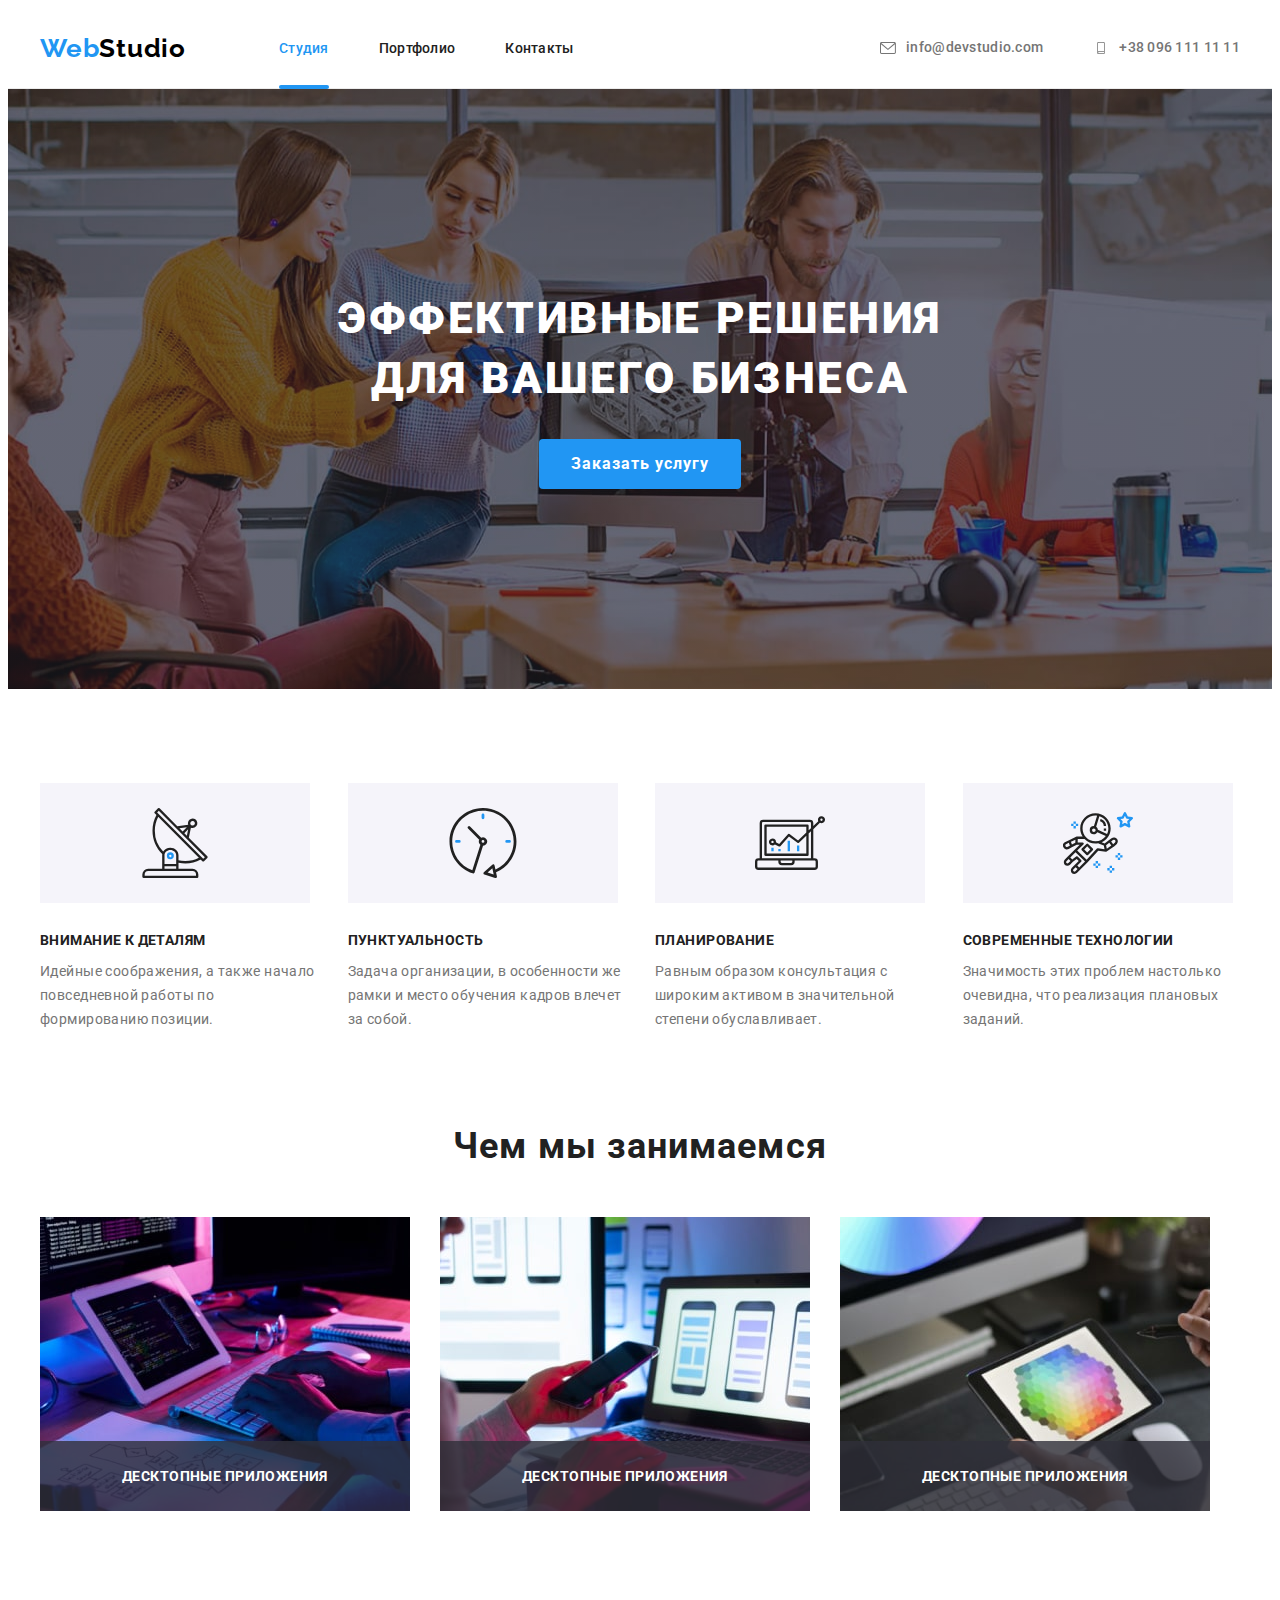
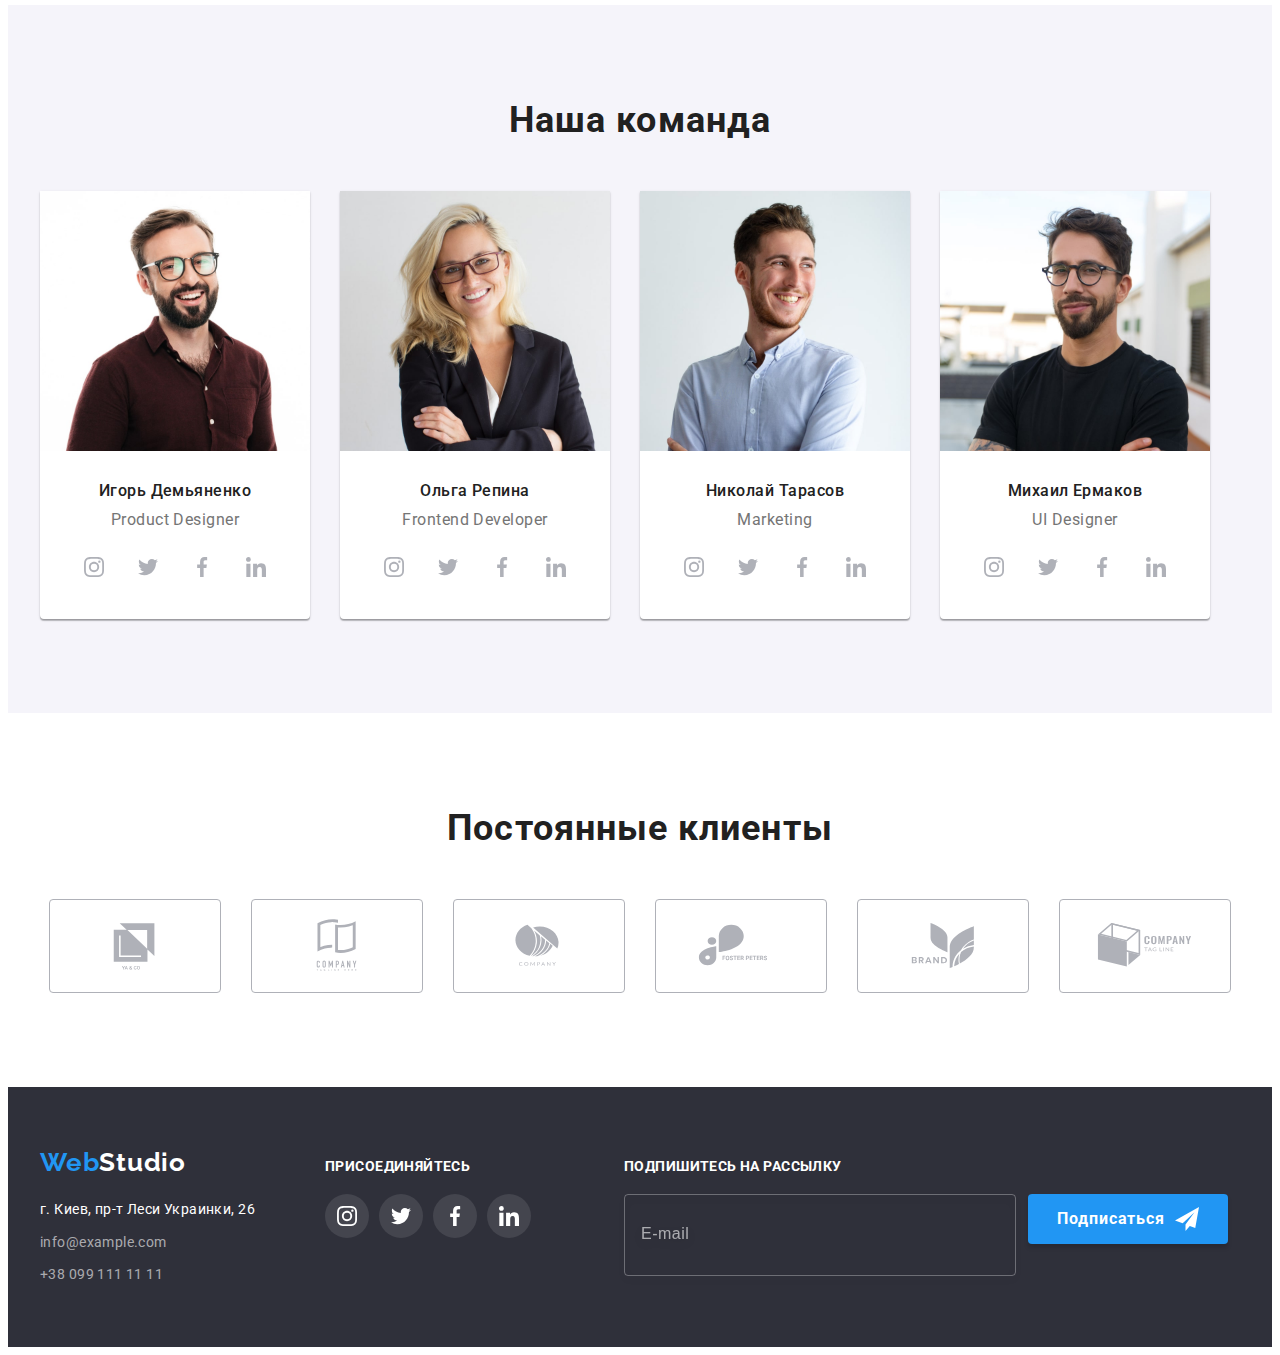
<file: index.html>
<!DOCTYPE html>
<html lang="ru">
  <head>
    <meta charset="UTF-8" />
    <meta http-equiv="X-UA-Compatible" content="IE=edge" />
    <meta name="viewport" content="width=device-width, initial-scale=1.0" />
    <title>Document</title>
    <link rel="preconnect" href="https://fonts.googleapis.com" />
    <link rel="preconnect" href="https://fonts.gstatic.com" crossorigin />
    <link
      href="https://fonts.googleapis.com/css2?family=Raleway:wght@700&family=Roboto:wght@400;500;700;900&display=swap"
      rel="stylesheet"
    />
    <link
      rel="stylesheet"
      href="https://cdnjs.cloudflare.com/ajax/libs/modern-normalize/1.1.0/modern-normalize.min.css"
      integrity="sha512-wpPYUAdjBVSE4KJnH1VR1HeZfpl1ub8YT/NKx4PuQ5NmX2tKuGu6U/JRp5y+Y8XG2tV+wKQpNHVUX03MfMFn9Q=="
      crossorigin="anonymous"
      referrerpolicy="no-referrer"
    />
    <link rel="stylesheet" href="./css/styles.css" />
  </head>

  <body>
    <header class="header">
      <div class="container header-container">
        <nav class="header-nav">
          <a href="./index.html" class="header-logo link"
            ><span class="header-logo-span">Web</span>Studio
          </a>
          <ul class="header-nav-list list">
            <li class="header-nav-item">
              <a href="./index.html" class="header-nav-link link current-link">Студия</a>
            </li>
            <li class="header-nav-item">
              <a href="./portfolio.html" class="header-nav-link link">Портфолио</a>
            </li>
            <li class="header-nav-item">
              <a href="" class="header-nav-link link">Контакты</a>
            </li>
          </ul>
        </nav>
        <ul class="header-contacts-list list">
          <li class="header-contacts-item">
            <a href="mailto:info@devstudio.com" class="header-contacts-link link">
              <svg class="header-contacts-icon" width="16px" height="12px">
                <use href="./images/icons.svg#icon-envelope"></use>
              </svg>
              info@devstudio.com
            </a>
          </li>
          <li class="header-contacts-item">
            <a href="tel:+380961111111" class="header-contacts-link link">
              <svg class="header-contacts-icon" width="16px" height="12px">
                <use href="./images/icons.svg#icon-smartphone"></use>
              </svg>
              +38 096 111 11 11
            </a>
          </li>
        </ul>
      </div>
    </header>

    <main>
      <section class="section hero">
        <div class="container">
          <h1 class="hero-title">Эффективные решения для вашего бизнеса</h1>
          <button type="button" class="hero-btn btn" data-modal-open>Заказать услугу</button>
        </div>
      </section>

      <section class="section features">
        <div class="container">
          <h2 class="visually-hidden">Особенности</h2>
          <ul class="features-list list">
            <li class="features-item">
              <div class="features-item-logo">
                <svg class="clients-logo-icon" width="70px" height="70px">
                  <use href="./images/icons.svg#icon-antenna"></use>
                </svg>
              </div>
              <h3 class="features-item-title">Внимание к деталям</h3>
              <p class="features-item-text">
                Идейные соображения, а также начало повседневной работы по формированию позиции.
              </p>
            </li>
            <li class="features-item">
              <div class="features-item-logo">
                <svg class="clients-logo-icon" width="70px" height="70px">
                  <use href="./images/icons.svg#icon-clock"></use>
                </svg>
              </div>
              <h3 class="features-item-title">Пунктуальность</h3>
              <p class="features-item-text">
                Задача организации, в особенности же рамки и место обучения кадров влечет за собой.
              </p>
            </li>
            <li class="features-item">
              <div class="features-item-logo">
                <svg class="clients-logo-icon" width="70px" height="70px">
                  <use href="./images/icons.svg#icon-diagram"></use>
                </svg>
              </div>
              <h3 class="features-item-title">Планирование</h3>
              <p class="features-item-text">
                Равным образом консультация с широким активом в значительной степени обуславливает.
              </p>
            </li>
            <li class="features-item">
              <div class="features-item-logo">
                <svg class="clients-logo-icon" width="70px" height="70px">
                  <use href="./images/icons.svg#icon-astronaut"></use>
                </svg>
              </div>
              <h3 class="features-item-title">Современные технологии</h3>
              <p class="features-item-text">
                Значимость этих проблем настолько очевидна, что реализация плановых заданий.
              </p>
            </li>
          </ul>
        </div>
      </section>

      <section class="section about">
        <div class="container">
          <h2 class="about-title">Чем мы занимаемся</h2>
          <ul class="about-list list">
            <li class="about-item">
              <img
                src="./images/img-1-min.jpg"
                alt="Наш род деятельности"
                width="370"
                height="294"
              />
              <p class="about-text">Десктопные приложения</p>
            </li>
            <li class="about-item">
              <img
                src="./images/img-2-min.jpg"
                alt="Наш род деятельности"
                width="370"
                height="294"
              />
              <p class="about-text">Десктопные приложения</p>
            </li>
            <li class="about-item">
              <img
                src="./images/img-3-min.jpg"
                alt="Наш род деятельности"
                width="370"
                height="294"
              />
              <p class="about-text">Десктопные приложения</p>
            </li>
          </ul>
        </div>
      </section>

      <section class="section team">
        <div class="container">
          <h2 class="team-title">Наша команда</h2>
          <ul class="team-list list">
            <li class="team-item">
              <img
                class="team-img"
                src="./images/team-img-1-min.jpg"
                alt="Игорь Демьяненко"
                width="270"
                height="260"
              />
              <h3 class="team-item-title">Игорь Демьяненко</h3>
              <p class="team-item-text">Product Designer</p>
              <ul class="team-soc-list list">
                <li class="team-soc-item">
                  <a href="" class="team-soc-link link">
                    <svg class="team-soc-icon" width="20px" height="20px">
                      <use href="./images/icons.svg#icon-instagram"></use>
                    </svg>
                  </a>
                </li>
                <li class="team-soc-item">
                  <a href="" class="team-soc-link link">
                    <svg class="team-soc-icon" width="20px" height="20px">
                      <use href="./images/icons.svg#icon-twitter"></use>
                    </svg>
                  </a>
                </li>
                <li class="team-soc-item">
                  <a href="" class="team-soc-link link">
                    <svg class="team-soc-icon" width="20px" height="20px">
                      <use href="./images/icons.svg#icon-facebook"></use>
                    </svg>
                  </a>
                </li>
                <li class="team-soc-item">
                  <a href="" class="team-soc-link link">
                    <svg class="team-soc-icon" width="20px" height="20px">
                      <use href="./images/icons.svg#icon-linkedin"></use>
                    </svg>
                  </a>
                </li>
              </ul>
            </li>
            <li class="team-item">
              <img
                class="team-img"
                src="./images/team-img-2-min.jpg"
                alt="Ольга Репина"
                width="270"
                height="260"
              />
              <h3 class="team-item-title">Ольга Репина</h3>
              <p class="team-item-text">Frontend Developer</p>
              <ul class="team-soc-list list">
                <li class="team-soc-item">
                  <a href="" class="team-soc-link link">
                    <svg class="team-soc-icon" width="20px" height="20px">
                      <use href="./images/icons.svg#icon-instagram"></use>
                    </svg>
                  </a>
                </li>
                <li class="team-soc-item">
                  <a href="" class="team-soc-link link">
                    <svg class="team-soc-icon" width="20px" height="20px">
                      <use href="./images/icons.svg#icon-twitter"></use>
                    </svg>
                  </a>
                </li>
                <li class="team-soc-item">
                  <a href="" class="team-soc-link link">
                    <svg class="team-soc-icon" width="20px" height="20px">
                      <use href="./images/icons.svg#icon-facebook"></use>
                    </svg>
                  </a>
                </li>
                <li class="team-soc-item">
                  <a href="" class="team-soc-link link">
                    <svg class="team-soc-icon" width="20px" height="20px">
                      <use href="./images/icons.svg#icon-linkedin"></use>
                    </svg>
                  </a>
                </li>
              </ul>
            </li>
            <li class="team-item">
              <img
                class="team-img"
                src="./images/team-img-3-min.jpg"
                alt="Николай Тарасов"
                width="270"
                height="260"
              />
              <h3 class="team-item-title">Николай Тарасов</h3>
              <p class="team-item-text">Marketing</p>
              <ul class="team-soc-list list">
                <li class="team-soc-item">
                  <a href="" class="team-soc-link link">
                    <svg class="team-soc-icon" width="20px" height="20px">
                      <use href="./images/icons.svg#icon-instagram"></use>
                    </svg>
                  </a>
                </li>
                <li class="team-soc-item">
                  <a href="" class="team-soc-link link">
                    <svg class="team-soc-icon" width="20px" height="20px">
                      <use href="./images/icons.svg#icon-twitter"></use>
                    </svg>
                  </a>
                </li>
                <li class="team-soc-item">
                  <a href="" class="team-soc-link link">
                    <svg class="team-soc-icon" width="20px" height="20px">
                      <use href="./images/icons.svg#icon-facebook"></use>
                    </svg>
                  </a>
                </li>
                <li class="team-soc-item">
                  <a href="" class="team-soc-link link">
                    <svg class="team-soc-icon" width="20px" height="20px">
                      <use href="./images/icons.svg#icon-linkedin"></use>
                    </svg>
                  </a>
                </li>
              </ul>
            </li>
            <li class="team-item">
              <img
                class="team-img"
                src="./images/team-img-4-min.jpg"
                alt="Михаил Ермаков"
                width="270"
                height="260"
              />
              <h3 class="team-item-title">Михаил Ермаков</h3>
              <p class="team-item-text">UI Designer</p>
              <ul class="team-soc-list list">
                <li class="team-soc-item">
                  <a href="" class="team-soc-link link">
                    <svg class="team-soc-icon" width="20px" height="20px">
                      <use href="./images/icons.svg#icon-instagram"></use>
                    </svg>
                  </a>
                </li>
                <li class="team-soc-item">
                  <a href="" class="team-soc-link link">
                    <svg class="team-soc-icon" width="20px" height="20px">
                      <use href="./images/icons.svg#icon-twitter"></use>
                    </svg>
                  </a>
                </li>
                <li class="team-soc-item">
                  <a href="" class="team-soc-link link">
                    <svg class="team-soc-icon" width="20px" height="20px">
                      <use href="./images/icons.svg#icon-facebook"></use>
                    </svg>
                  </a>
                </li>
                <li class="team-soc-item">
                  <a href="" class="team-soc-link link">
                    <svg class="team-soc-icon" width="20px" height="20px">
                      <use href="./images/icons.svg#icon-linkedin"></use>
                    </svg>
                  </a>
                </li>
              </ul>
            </li>
          </ul>
        </div>
      </section>

      <section class="section clients">
        <div class="container">
          <h2 class="clients-title">Постоянные клиенты</h2>
          <ul class="clients-logo-list list">
            <li class="clients-logo-item">
              <a href="#" class="clients-logo-link link">
                <svg class="clients-logo-icon" width="106px" height="60px">
                  <use href="./images/icons.svg#icon-logo-1"></use>
                </svg>
              </a>
            </li>
            <li class="clients-logo-item">
              <a href="#" class="clients-logo-link link">
                <svg class="clients-logo-icon" width="106px" height="60px">
                  <use href="./images/icons.svg#icon-logo-2"></use>
                </svg>
              </a>
            </li>
            <li class="clients-logo-item">
              <a href="#" class="clients-logo-link link">
                <svg class="clients-logo-icon" width="106px" height="60px">
                  <use href="./images/icons.svg#icon-logo-3"></use>
                </svg>
              </a>
            </li>
            <li class="clients-logo-item">
              <a href="#" class="clients-logo-link link">
                <svg class="clients-logo-icon" width="106px" height="60px">
                  <use href="./images/icons.svg#icon-logo-4"></use>
                </svg>
              </a>
            </li>
            <li class="clients-logo-item">
              <a href="#" class="clients-logo-link link">
                <svg class="clients-logo-icon" width="106px" height="60px">
                  <use href="./images/icons.svg#icon-logo-5"></use>
                </svg>
              </a>
            </li>
            <li class="clients-logo-item">
              <a href="#" class="clients-logo-link link">
                <svg class="clients-logo-icon" width="106px" height="60px">
                  <use href="./images/icons.svg#icon-logo-6"></use>
                </svg>
              </a>
            </li>
          </ul>
        </div>
      </section>
    </main>

    <footer class="footer">
      <div class="container footer-container">
        <div class="footer-address-container">
          <a href="./index.html" class="footer-logo link"
            ><span class="footer-logo-span">Web</span>Studio</a
          >
          <address class="footer-address">
            <ul class="footer-address-list list">
              <li class="footer-address-item">
                <a
                  class="footer-address-item-map link"
                  href="https://goo.gl/maps/R8WiXzASYnoAevXz5"
                  target="_blank"
                  rel="noopener noreferrer"
                  >г. Киев, пр-т Леси Украинки, 26</a
                >
              </li>
              <li class="footer-address-item">
                <a class="footer-address-item-link link" href="mailto:info@example.com"
                  >info@example.com</a
                >
              </li>
              <li class="footer-address-item">
                <a class="footer-address-item-link link" href="tel:+380991111111"
                  >+38 099 111 11 11</a
                >
              </li>
            </ul>
          </address>
        </div>

        <div class="footer-soc-container">
          <p class="footer-soc-text">присоединяйтесь</p>
          <ul class="footer-soc-list list">
            <li class="footer-soc-item">
              <a href="#" class="footer-soc-link link">
                <svg class="footer-soc-icon" width="20px" height="20px">
                  <use href="./images/icons.svg#icon-instagram"></use>
                </svg>
              </a>
            </li>
            <li class="footer-soc-item">
              <a href="#" class="footer-soc-link link">
                <svg class="footer-soc-icon" width="20px" height="20px">
                  <use href="./images/icons.svg#icon-twitter"></use>
                </svg>
              </a>
            </li>
            <li class="footer-soc-item">
              <a href="" class="footer-soc-link link">
                <svg class="footer-soc-icon" width="20px" height="20px">
                  <use href="./images/icons.svg#icon-facebook"></use>
                </svg>
              </a>
            </li>
            <li class="footer-soc-item">
              <a href="" class="footer-soc-link link">
                <svg class="footer-soc-icon" width="20px" height="20px">
                  <use href="./images/icons.svg#icon-linkedin"></use>
                </svg>
              </a>
            </li>
          </ul>
        </div>

        <div class="footer-subscription">
          <p class="footer-subscription-title">Подпишитесь на рассылку</p>
          <form class="footer-subscription-form">
            <!-- <label for="user-telegram" class="footer-subscription-label"></label> -->
            <input
              id="user-telegram"
              type="email"
              class="footer-subscription-input"
              name="user-telegram"
              placeholder="E-mail"
              required
            />
            <button type="submit" class="footer-subscription-btn btn">
              Подписаться
              <svg class="footer-subscription-btn-icon" width="24px" height="24px">
                <use href="./images/icons.svg#icon-send-telegram"></use>
              </svg>
            </button>
          </form>
        </div>
      </div>
    </footer>

    <div class="backdrop is-hidden" data-modal>
      <!-- is-hidden -->
      <div class="modal-window">
        <button type="button" class="backdrop-btn btn" data-modal-close>
          <svg class="backdrop-icon-close" width="18px" height="18px">
            <use href="./images/icons.svg#icon-close-modal"></use>
          </svg>
        </button>
        <p class="modal-title">Оставьте свои данные, мы вам перезвоним</p>

        <form class="modal-window-form">
          <div class="modal-input-field">
            <label for="user-name" class="modal-input-title">Имя</label>
            <div class="modal-input-wrap">
              <input type="text" id="user-name" class="modal-input" name="user-name" required />
              <svg class="modal-input-icon" width="18px" height="18px">
                <use href="./images/icons.svg#icon-person-modal"></use>
              </svg>
            </div>
          </div>

          <div class="modal-input-field">
            <label for="user-tel" class="modal-input-title">Телефон</label>
            <div class="modal-input-wrap">
              <input id="user-tel" type="tel" class="modal-input" name="user-tel" required />
              <svg class="modal-input-icon" width="18px" height="18px">
                <use href="./images/icons.svg#icon-phone-modal"></use>
              </svg>
            </div>
          </div>

          <div class="modal-input-field">
            <label for="user-email" class="modal-input-title">Почта</label>
            <div class="modal-input-wrap">
              <input id="user-email" type="email" class="modal-input" name="user-email" />
              <svg class="modal-input-icon" width="18px" height="18px">
                <use href="./images/icons.svg#icon-email-modal"></use>
              </svg>
            </div>
          </div>

          <div class="modal-input-field user-comment">
            <label for="user-comment" class="modal-input-title">Комментарий</label>
            <textarea
              name="user-comment"
              id="user-comment"
              class="modal-input-comment"
              placeholder="Введите текст"
            ></textarea>
          </div>

          <div class="modal-checkbox">
            <input
              name="user-checkbox"
              id="user-checkbox"
              class="modal-checkbox-input visually-hidden"
              type="checkbox"
              value="true"
            />
            <label for="user-checkbox" class="modal-checkbox-text">
              <span>
                <svg class="modal-check" width="16px" height="15px">
                  <use href="./images/icons.svg#icon-check"></use>
                </svg>
              </span>
              <span
                >Соглашаюсь с рассылкой и принимаю
                <a class="modal-checkbox-link" href="#"> Условия договора</a>
              </span>
            </label>
          </div>

          <button type="submit" class="modal-btn btn">Отправить</button>
        </form>
      </div>
    </div>
    <script src="./js/modal.js"></script>
  </body>
</html>
</file>
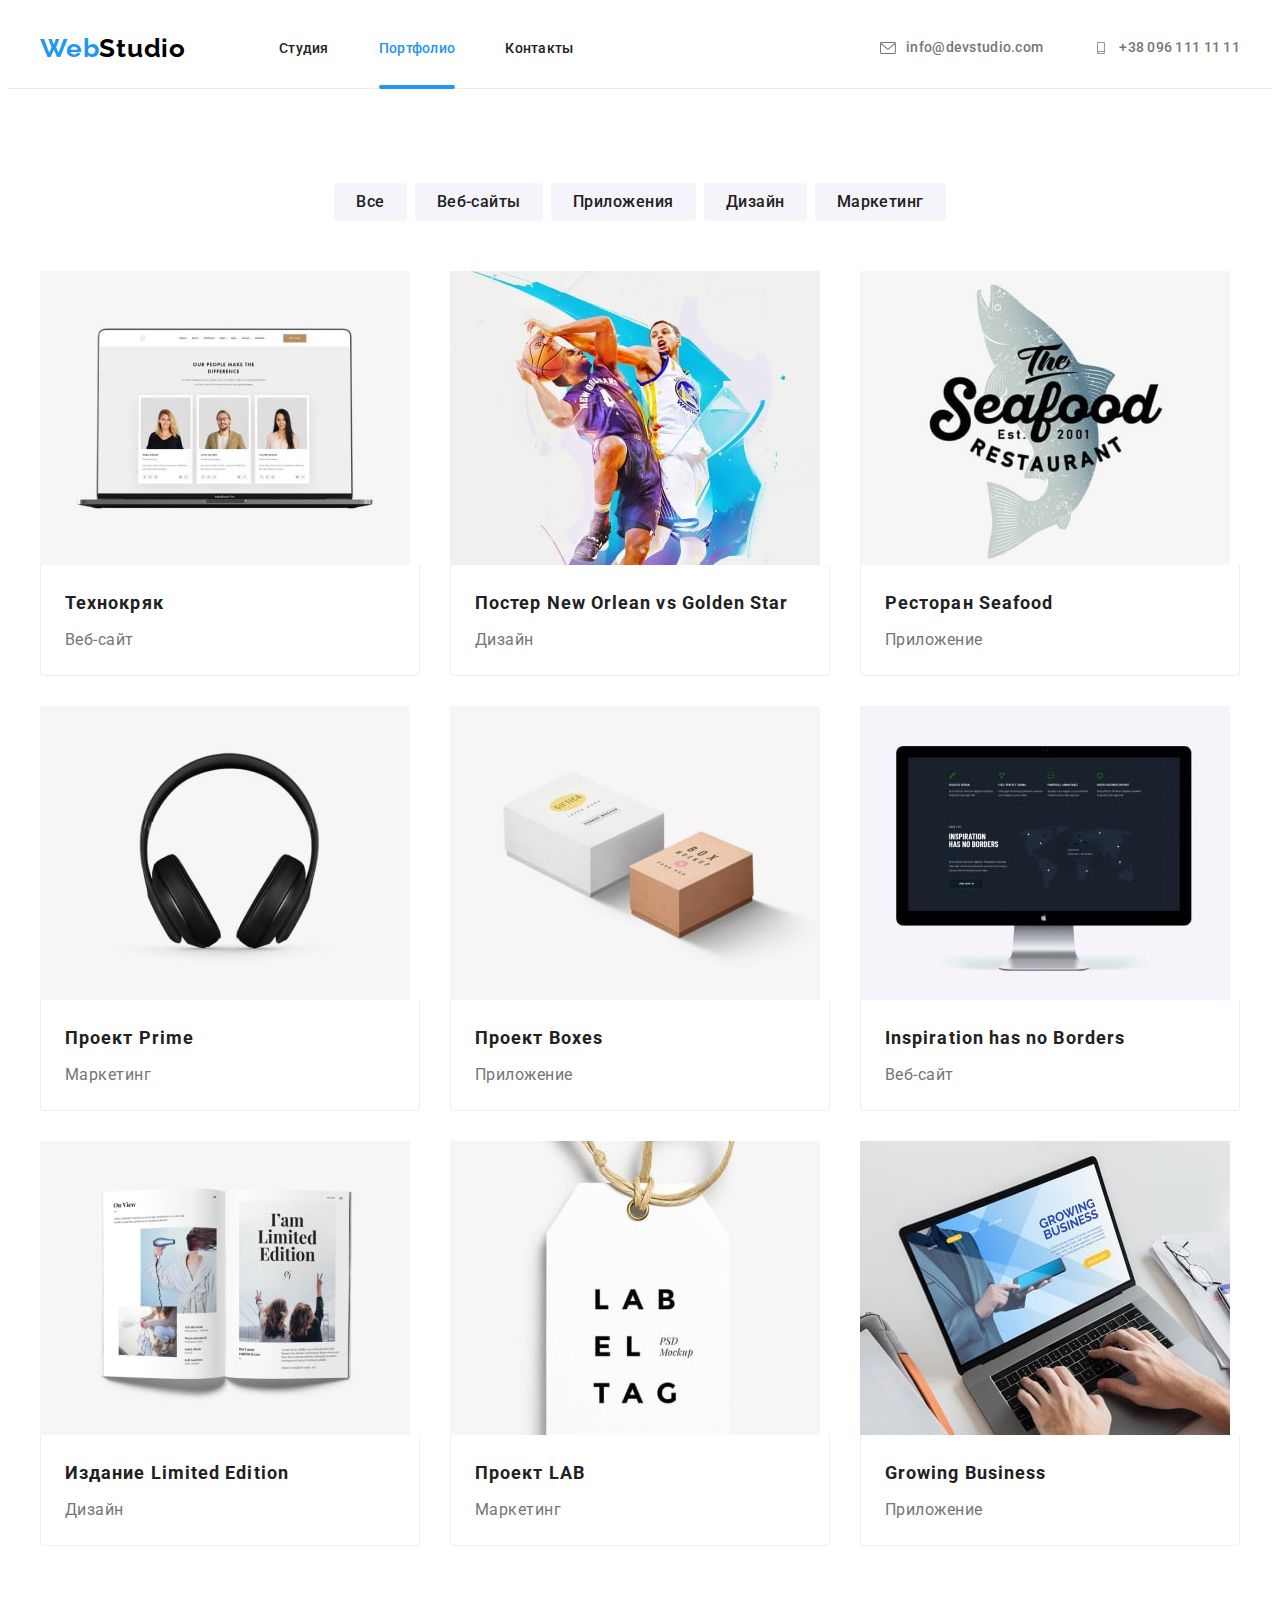
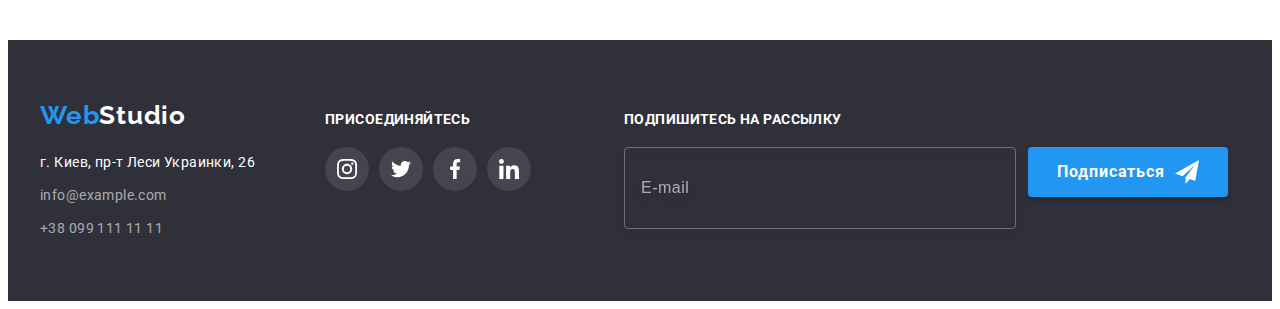
<file: portfolio.html>
<!DOCTYPE html>
<html lang="ru">
  <head>
    <meta charset="UTF-8" />
    <meta http-equiv="X-UA-Compatible" content="IE=edge" />
    <meta name="viewport" content="width=device-width, initial-scale=1.0" />
    <title>Document</title>
    <link rel="preconnect" href="https://fonts.googleapis.com" />
    <link rel="preconnect" href="https://fonts.gstatic.com" crossorigin />
    <link
      href="https://fonts.googleapis.com/css2?family=Raleway:wght@700&family=Roboto:wght@400;500;700;900&display=swap"
      rel="stylesheet"
    />
    <link
      rel="stylesheet"
      href="https://cdnjs.cloudflare.com/ajax/libs/modern-normalize/1.1.0/modern-normalize.min.css"
      integrity="sha512-wpPYUAdjBVSE4KJnH1VR1HeZfpl1ub8YT/NKx4PuQ5NmX2tKuGu6U/JRp5y+Y8XG2tV+wKQpNHVUX03MfMFn9Q=="
      crossorigin="anonymous"
      referrerpolicy="no-referrer"
    />
    <link rel="stylesheet" href="./css/styles.css" />
  </head>

  <body>
    <header class="header">
      <div class="container header-container">
        <nav class="header-nav">
          <a href="./index.html" class="header-logo link"
            ><span class="header-logo-span">Web</span>Studio
          </a>
          <ul class="header-nav-list list">
            <li class="header-nav-item">
              <a href="./index.html" class="header-nav-link link">Студия</a>
            </li>
            <li class="header-nav-item">
              <a href="./portfolio.html" class="header-nav-link link current-link">Портфолио</a>
            </li>
            <li class="header-nav-item">
              <a href="" class="header-nav-link link">Контакты</a>
            </li>
          </ul>
        </nav>
        <ul class="header-contacts-list list">
          <li class="header-contacts-item">
            <a href="mailto:info@devstudio.com" class="header-contacts-link link">
              <svg class="header-contacts-icon" width="16px" height="12px">
                <use href="./images/icons.svg#icon-envelope"></use>
              </svg>
              info@devstudio.com
            </a>
          </li>
          <li class="header-contacts-item">
            <a href="tel:+380961111111" class="header-contacts-link link">
              <svg class="header-contacts-icon" width="16px" height="12px">
                <use href="./images/icons.svg#icon-smartphone"></use>
              </svg>
              +38 096 111 11 11
            </a>
          </li>
        </ul>
      </div>
    </header>

    <main>
      <section class="section portfolio">
        <div class="container">
          <h2 class="visually-hidden">Портфолио</h2>

          <ul class="portfolio-btn-list list">
            <li class="portfolio-btn-item">
              <button type="button" class="portfolio-btn btn">Все</button>
            </li>
            <li class="portfolio-btn-item">
              <button type="button" class="portfolio-btn btn">Веб-сайты</button>
            </li>
            <li class="portfolio-btn-item">
              <button type="button" class="portfolio-btn btn">Приложения</button>
            </li>
            <li class="portfolio-btn-item">
              <button type="button" class="portfolio-btn btn">Дизайн</button>
            </li>
            <li class="portfolio-btn-item">
              <button type="button" class="portfolio-btn btn">Маркетинг</button>
            </li>
          </ul>

          <ul class="portfolio-list list">
            <li class="portfolio-item">
              <a href="#" class="portfolio-item-link link">
                <div class="portfolio-overlay">
                  <img
                    class="portfolio-img"
                    src="./images/img-portfolio-1.jpg"
                    alt="Технокряк"
                    width="370"
                    height="294"
                  />
                  <p class="portfolio-overlay-text">
                    Ресурс предлагает комплексные предложения с разным уровнем функционала и
                    сервисов. Все это позволит посетителю получить исчерпывающие сведения о компании
                    или частном лице.
                  </p>
                </div>
                <div class="portfolio-item-under-img">
                  <h3 class="portfolio-title">Технокряк</h3>
                  <p class="portfolio-text">Веб-сайт</p>
                </div>
              </a>
            </li>
            <li class="portfolio-item">
              <a href="#" class="portfolio-item-link link">
                <div class="portfolio-overlay">
                  <img
                    class="portfolio-img"
                    src="./images/img-portfolio-2.jpg"
                    alt="Постер New Orlean vs Golden Star"
                    width="370"
                    height="294"
                  />
                  <p class="portfolio-overlay-text">
                    Ресурс предлагает комплексные предложения с разным уровнем функционала и
                    сервисов. Все это позволит посетителю получить исчерпывающие сведения о компании
                    или частном лице.
                  </p>
                </div>
                <div class="portfolio-item-under-img">
                  <h3 class="portfolio-title">Постер New Orlean vs Golden Star</h3>
                  <p class="portfolio-text">Дизайн</p>
                </div>
              </a>
            </li>
            <li class="portfolio-item">
              <a href="#" class="portfolio-item-link link">
                <div class="portfolio-overlay">
                  <img
                    class="portfolio-img"
                    src="./images/img-portfolio-3.jpg"
                    alt="Ресторан Seafood"
                    width="370"
                    height="294"
                  />
                  <p class="portfolio-overlay-text">
                    Ресурс предлагает комплексные предложения с разным уровнем функционала и
                    сервисов. Все это позволит посетителю получить исчерпывающие сведения о компании
                    или частном лице.
                  </p>
                </div>
                <div class="portfolio-item-under-img">
                  <h3 class="portfolio-title">Ресторан Seafood</h3>
                  <p class="portfolio-text">Приложение</p>
                </div>
              </a>
            </li>
            <li class="portfolio-item">
              <a href="#" class="portfolio-item-link link">
                <div class="portfolio-overlay">
                  <img
                    class="portfolio-img"
                    src="./images/img-portfolio-4.jpg"
                    alt="Проект Prime"
                    width="370"
                    height="294"
                  />
                  <p class="portfolio-overlay-text">
                    Ресурс предлагает комплексные предложения с разным уровнем функционала и
                    сервисов. Все это позволит посетителю получить исчерпывающие сведения о компании
                    или частном лице.
                  </p>
                </div>
                <div class="portfolio-item-under-img">
                  <h3 class="portfolio-title">Проект Prime</h3>
                  <p class="portfolio-text">Маркетинг</p>
                </div>
              </a>
            </li>
            <li class="portfolio-item">
              <a href="#" class="portfolio-item-link link">
                <div class="portfolio-overlay">
                  <img
                    class="portfolio-img"
                    src="./images/img-portfolio-5.jpg"
                    alt="Проект Boxes"
                    width="370"
                    height="294"
                  />
                  <p class="portfolio-overlay-text">
                    Ресурс предлагает комплексные предложения с разным уровнем функционала и
                    сервисов. Все это позволит посетителю получить исчерпывающие сведения о компании
                    или частном лице.
                  </p>
                </div>
                <div class="portfolio-item-under-img">
                  <h3 class="portfolio-title">Проект Boxes</h3>
                  <p class="portfolio-text">Приложение</p>
                </div>
              </a>
            </li>
            <li class="portfolio-item">
              <a href="#" class="portfolio-item-link link">
                <div class="portfolio-overlay">
                  <img
                    class="portfolio-img"
                    src="./images/img-portfolio-6.jpg"
                    alt="Inspiration has no Borders"
                    width="370"
                    height="294"
                  />
                  <p class="portfolio-overlay-text">
                    Ресурс предлагает комплексные предложения с разным уровнем функционала и
                    сервисов. Все это позволит посетителю получить исчерпывающие сведения о компании
                    или частном лице.
                  </p>
                </div>
                <div class="portfolio-item-under-img">
                  <h3 class="portfolio-title">Inspiration has no Borders</h3>
                  <p class="portfolio-text">Веб-сайт</p>
                </div>
              </a>
            </li>
            <li class="portfolio-item">
              <a href="#" class="portfolio-item-link link">
                <div class="portfolio-overlay">
                  <img
                    class="portfolio-img"
                    src="./images/img-portfolio-7.jpg"
                    alt="Издание Limited Edition"
                    width="370"
                    height="294"
                  />
                  <p class="portfolio-overlay-text">
                    Ресурс предлагает комплексные предложения с разным уровнем функционала и
                    сервисов. Все это позволит посетителю получить исчерпывающие сведения о компании
                    или частном лице.
                  </p>
                </div>
                <div class="portfolio-item-under-img">
                  <h3 class="portfolio-title">Издание Limited Edition</h3>
                  <p class="portfolio-text">Дизайн</p>
                </div>
              </a>
            </li>
            <li class="portfolio-item">
              <a href="#" class="portfolio-item-link link">
                <div class="portfolio-overlay">
                  <img
                    class="portfolio-img"
                    src="./images/img-portfolio-8.jpg"
                    alt="Проект LAB"
                    width="370"
                    height="294"
                  />
                  <p class="portfolio-overlay-text">
                    Ресурс предлагает комплексные предложения с разным уровнем функционала и
                    сервисов. Все это позволит посетителю получить исчерпывающие сведения о компании
                    или частном лице.
                  </p>
                </div>
                <div class="portfolio-item-under-img">
                  <h3 class="portfolio-title">Проект LAB</h3>
                  <p class="portfolio-text">Маркетинг</p>
                </div>
              </a>
            </li>
            <li class="portfolio-item">
              <a href="#" class="portfolio-item-link link">
                <div class="portfolio-overlay">
                  <img
                    class="portfolio-img"
                    src="./images/img-portfolio-9.jpg"
                    alt="Growing Business"
                    width="370"
                    height="294"
                  />
                  <p class="portfolio-overlay-text">
                    Ресурс предлагает комплексные предложения с разным уровнем функционала и
                    сервисов. Все это позволит посетителю получить исчерпывающие сведения о компании
                    или частном лице.
                  </p>
                </div>
                <div class="portfolio-item-under-img">
                  <h3 class="portfolio-title">Growing Business</h3>
                  <p class="portfolio-text">Приложение</p>
                </div>
              </a>
            </li>
          </ul>
        </div>
      </section>
    </main>

    <footer class="footer">
      <div class="container footer-container">
        <div class="footer-address-container">
          <a href="./index.html" class="footer-logo link"
            ><span class="footer-logo-span">Web</span>Studio</a
          >
          <address class="footer-address">
            <ul class="footer-address-list list">
              <li class="footer-address-item">
                <a
                  class="footer-address-item-map link"
                  href="https://goo.gl/maps/R8WiXzASYnoAevXz5"
                  target="_blank"
                  rel="noopener noreferrer"
                  >г. Киев, пр-т Леси Украинки, 26</a
                >
              </li>
              <li class="footer-address-item">
                <a class="footer-address-item-link link" href="mailto:info@example.com"
                  >info@example.com</a
                >
              </li>
              <li class="footer-address-item">
                <a class="footer-address-item-link link" href="tel:+380991111111"
                  >+38 099 111 11 11</a
                >
              </li>
            </ul>
          </address>
        </div>

        <div class="footer-soc-container">
          <p class="footer-soc-text">присоединяйтесь</p>
          <ul class="footer-soc-list list">
            <li class="footer-soc-item">
              <a href="#" class="footer-soc-link link">
                <svg class="footer-soc-icon" width="20px" height="20px">
                  <use href="./images/icons.svg#icon-instagram"></use>
                </svg>
              </a>
            </li>
            <li class="footer-soc-item">
              <a href="#" class="footer-soc-link link">
                <svg class="footer-soc-icon" width="20px" height="20px">
                  <use href="./images/icons.svg#icon-twitter"></use>
                </svg>
              </a>
            </li>
            <li class="footer-soc-item">
              <a href="" class="footer-soc-link link">
                <svg class="footer-soc-icon" width="20px" height="20px">
                  <use href="./images/icons.svg#icon-facebook"></use>
                </svg>
              </a>
            </li>
            <li class="footer-soc-item">
              <a href="" class="footer-soc-link link">
                <svg class="footer-soc-icon" width="20px" height="20px">
                  <use href="./images/icons.svg#icon-linkedin"></use>
                </svg>
              </a>
            </li>
          </ul>
        </div>

        <div class="footer-subscription">
          <p class="footer-subscription-title">Подпишитесь на рассылку</p>
          <form class="footer-subscription-form">
            <!-- <label for="user-telegram" class="footer-subscription-label"></label> -->
            <input
              id="user-telegram"
              type="email"
              class="footer-subscription-input"
              name="user-telegram"
              placeholder="E-mail"
              required
            />
            <button type="submit" class="footer-subscription-btn btn">
              Подписаться
              <svg class="footer-subscription-btn-icon" width="24px" height="24px">
                <use href="./images/icons.svg#icon-send-telegram"></use>
              </svg>
            </button>
          </form>
        </div>
      </div>
    </footer>
  </body>
</html>
</file>
<file: css/styles.css>
:root {
  --main-title-color: #212121;
  --main-text-color: #757575;
  --main-hover-color: #2196f3;
  --main-svg-color: #afb1b8;
  --timing-function-cubic: cubic-bezier(0.4, 0, 0.2, 1);
  --duration: 250ms;
}

p,
h1,
h2,
h3,
h4,
h5,
h6 {
  margin: 0;
}

ul {
  margin: 0;
  padding-left: 0;
}

body {
  font-family: 'Roboto', sans-serif;
  font-style: normal;
}

img {
  display: block;
  max-width: 100%;
  height: auto;
}

address {
  font-style: normal;
}

.link {
  text-decoration: none;
  font-style: normal;
}

/* .link:active {
  color: var(--main-hover-color);
} */

.list {
  list-style: none;
}

.btn {
  cursor: pointer;
  font-family: inherit;
  border: transparent;
}

.visually-hidden {
  position: absolute;
  white-space: nowrap;
  width: 1px;
  height: 1px;
  overflow: hidden;
  border: 0;
  padding: 0;
  clip: rect(0 0 0 0);
  clip-path: inset(50%);
  margin: -1px;
}

.container {
  width: 1200px;
  padding-left: 15px;
  padding-right: 15px;
  margin-left: auto;
  margin-right: auto;
  /* outline: 2px solid red; */
}

.section {
  padding-top: 94px;
  padding-bottom: 94px;
}

/* --------------HEADER ------------*/

.header-nav-link:hover,
.header-nav-link:focus,
.header-contacts-link:hover,
.header-contacts-link:focus {
  color: var(--main-hover-color);
}

.header {
  background-color: #ffffff;
  /* padding-top: 24px;
  padding-bottom: 25px; */
  border-bottom: 1px solid #ececec;
}

.header-container {
  display: flex;
  align-items: center;
}

.header-nav {
  display: flex;
  align-items: center;
}

.header-nav-list {
  display: flex;
}

.header-nav-item {
  margin-right: 50px;
}

.header-nav-item:last-child {
  margin-right: 0;
}

.header-contacts-list {
  margin-left: auto;
  display: flex;
  justify-content: flex-end;
}

.header-contacts-item {
  margin-right: 50px;
}

.header-contacts-item:last-child {
  margin-right: 0;
}

.header-nav-link {
  font-weight: 500;
  font-size: 14px;
  line-height: 1.14; /* line-height(px)/font-size(px) */
  letter-spacing: 0.02em;
  color: #212121;
  transition-property: color;
  transition-duration: var(--duration);
  transition-timing-function: var(--timing-function-cubic);
  position: relative;
  padding-bottom: 32px;
  padding-top: 32px;
}

.header-contacts-link {
  display: flex;
  align-items: center;
  font-weight: 500;
  font-size: 14px;
  line-height: 1.14;
  letter-spacing: 0.02em;
  color: var(--main-text-color);
  transition: color var(--duration) var(--transition-cubic);
  padding-bottom: 32px;
  padding-top: 32px;
}

.header-contacts-icon {
  margin-right: 10px;
  fill: currentColor;
}

.header-logo {
  font-family: 'Raleway', sans-serif;
  font-weight: 700;
  font-size: 26px;
  line-height: 1.19;
  letter-spacing: 0.03em;
  color: #000;
  margin-right: 93px;
}

.header-logo-span {
  color: #2196f3;
}

.current-link {
  color: var(--main-hover-color);
  position: relative;
}

/* .header-nav-link::after {
  content: '';
  display: block;
  position: absolute;
  width: 0%;
  height: 4px;
  background-color: currentColor;
  border-radius: 2px;
  transition: width var(--duration) var(--transition-cubic);
  bottom: -1px;
}

.header-nav-link:hover::after {
  width: 100%;
} */

.current-link::after {
  content: '';
  display: block;
  position: absolute;
  width: 100%;
  height: 4px;
  background-color: currentColor;
  border-radius: 2px;
  bottom: -1px;
  /* bottom: -33px; */
}

/* --------------HERO ------------*/

.hero-btn:hover,
.hero-btn:focus {
  background-color: #188ce8;
}

.hero {
  background-color: #c4c4c4;
  background-image: linear-gradient(rgba(47, 48, 58, 0.4), rgba(47, 48, 58, 0.4)),
    url(../images/img-hero-bg.jpg);
  background-repeat: no-repeat;
  background-position: center;
  background-size: cover;
  max-width: 1600px;
  margin: auto auto;
  padding-top: 200px;
  padding-bottom: 200px;
}

.hero-title {
  font-weight: 900;
  font-size: 44px;
  line-height: 1.36;
  text-align: center;
  letter-spacing: 0.06em;
  text-transform: uppercase;
  color: #ffffff;
  max-width: 696px;
  margin-left: auto;
  margin-right: auto;
  margin-bottom: 30px;
}

.hero-btn {
  border-radius: 4px;
  font-weight: 700;
  font-size: 16px;
  line-height: calc(30 / 16);
  display: flex;
  align-items: center;
  text-align: center;
  letter-spacing: 0.06em;
  color: #ffffff;
  background-color: #2196f3;
  margin-left: auto;
  margin-right: auto;
  padding: 10px 32px;
  transition: background-color var(--duration) var(--timing-function-cubic);
}

/* -------------- FEATURES ------------*/

.features-list {
  margin-left: auto;
  margin-right: auto;
  display: flex;
}

.features-item {
  align-items: baseline;
  margin-right: 30px;
  flex-basis: calc((100% - 90px) / 4);
}

.features-item:last-child {
  margin-right: 0;
}

.features-item-title {
  font-weight: 700;
  font-size: 14px;
  line-height: 1.14;
  letter-spacing: 0.03em;
  text-transform: uppercase;
  color: var(--main-title-color);
  margin-bottom: 10px;
}

.features-item-text {
  font-size: 14px;
  line-height: calc(24 / 14);
  letter-spacing: 0.03em;
  color: var(--main-text-color);
}

.features-item-logo {
  display: flex;
  align-items: center;
  justify-content: center;
  width: 270px;
  height: 120px;
  background-color: #f5f4fa;
  margin-bottom: 30px;
}

/* -------------- ABOUT ------------*/

.about {
  padding-top: 0;
}

.about-list {
  display: flex;
  column-gap: 30px; /* задает отступы между li списком, кром последнего/первого. Аналог child */
}

.about-title {
  font-weight: 700;
  font-size: 36px;
  line-height: 1.17;
  text-align: center;
  letter-spacing: 0.03em;
  color: var(--main-title-color);
  margin-bottom: 50px;
}

.about-item {
  position: relative;
}

.about-text {
  font-weight: 700;
  font-size: 14px;
  line-height: 16px;
  text-align: center;
  letter-spacing: 0.03em;
  text-transform: uppercase;
  color: #ffffff;
  background-color: rgba(47, 48, 58, 0.8);
  position: absolute;
  bottom: 0;
  width: 100%;
  height: 70px;
  display: flex;
  justify-content: center;
  align-items: center;
}

/* -------------- TEAM ------------*/

.team {
  background-color: #f5f4fa;
}

.team-list {
  display: flex;
  column-gap: 30px;
}

.team-item {
  border-radius: 0px 0px 4px 4px;
  background-color: #ffffff;
  box-shadow: 0px 1px 3px rgba(0, 0, 0, 0.12), 0px 1px 1px rgba(0, 0, 0, 0.14),
    0px 2px 1px rgba(0, 0, 0, 0.2);
}

.team-title {
  font-weight: 700;
  font-size: 36px;
  line-height: 1.17;
  text-align: center;
  letter-spacing: 0.03em;
  color: var(--main-title-color);
  margin-bottom: 50px;
}

.team-item-title {
  font-weight: 500;
  font-size: 16px;
  line-height: 1.19;
  text-align: center;
  letter-spacing: 0.03em;
  color: var(--main-title-color);
  margin-bottom: 10px;
  padding-top: 30px;
}

.team-item-text {
  font-size: 16px;
  line-height: 1.19;
  text-align: center;
  letter-spacing: 0.03em;
  color: var(--main-text-color);
  /* padding-bottom: 30px; */
  margin-bottom: 16px;
}

.team-soc-list {
  display: flex;
  justify-content: center;
  gap: 10px;
  padding-bottom: 30px;
}

.team-soc-link {
  display: flex;
  align-items: center;
  justify-content: center;
  width: 44px;
  height: 44px;
  border-radius: 50%;
  background-color: #ffffff;
  transition: background-color var(--duration) var(--timing-function-cubic);
}

.team-soc-icon {
  fill: var(--main-svg-color);
  transition: fill var(--duration) var(--timing-function-cubic);
}

.team-soc-link:hover,
.team-soc-link:focus {
  background-color: var(--main-hover-color);
}

.team-soc-link:hover .team-soc-icon,
.team-soc-link:focus .team-soc-icon {
  fill: #ffffff;
}

/* -------------- CLIENTS ------------*/

.clients-title {
  font-weight: 700;
  font-size: 36px;
  line-height: calc(42 / 36);
  text-align: center;
  letter-spacing: 0.03em;
  color: var(--main-title-color);
  margin-bottom: 50px;
}

.clients-logo-list {
  display: flex;
  justify-content: center;
  gap: 30px;
}

.clients-logo-link {
  display: flex;
  align-items: center;
  justify-content: center;
  width: 170px;
  height: 92px;
  color: var(--main-svg-color);
  border: 1px solid #afb1b8;
  border-radius: 4px;
  transition: border-color var(--duration) var(--timing-function-cubic),
    color var(--duration) var(--timing-function-cubic);
}

.clients-logo-icon {
  /* fill: var(--main-svg-color); */
  fill: currentColor;
  /* transition: fill var(--duration) var(--timing-function-cubic); */
}

.clients-logo-link:hover,
.clients-logo-link:focus {
  border-color: var(--main-hover-color);
  color: var(--main-hover-color);
}

/* .clients-logo-link:hover .clients-logo-icon,
.clients-logo-link:focus .clients-logo-icon {
  fill: currentColor;
} */

/* -------------- PORTFOLIO ------------*/

.portfolio-btn {
  font-weight: 500;
  font-size: 16px;
  line-height: 1.63;
  text-align: center;
  letter-spacing: 0.03em;
  color: #212121;
  background: #f5f4fa;
  border-radius: 4px;
  transition: background-color var(--duration) var(--timing-function-cubic),
    color var(--duration) var(--timing-function-cubic),
    box-shadow var(--duration) var(--timing-function-cubic);
}

.portfolio-btn:hover,
.portfolio-btn:focus {
  background-color: #2196f3;
  color: #ffffff;
  box-shadow: 0px 3px 1px rgba(0, 0, 0, 0.1), 0px 1px 2px rgba(0, 0, 0, 0.08),
    0px 2px 2px rgba(0, 0, 0, 0.12);
}

.portfolio-btn-list {
  margin-bottom: 50px;
  display: flex;
  justify-content: center;
  column-gap: 8px;
}

.portfolio-btn {
  padding: 6px 22px;
}

.portfolio-list {
  display: flex;
  flex-wrap: wrap;
  column-gap: 30px;
  row-gap: 30px;
}

.portfolio-item-under-img {
  padding: 20px 24px;
  border-radius: 0px 0px 4px 4px;
  border: 1px solid #eeeeee;
  border-top: none;
}

.portfolio-title {
  font-weight: 700;
  font-size: 18px;
  line-height: 2;
  letter-spacing: 0.06em;
  color: var(--main-title-color);
  margin-bottom: 4px;
}

.portfolio-text {
  font-size: 16px;
  line-height: 1.88;
  letter-spacing: 0.03em;
  color: var(--main-text-color);
}

.portfolio-item {
  width: calc((100% - 60px) / 3);
  /* position: relative; */
}

.portfolio-item-link {
  display: block;
  width: 100%;
  height: 100%;
  transition: box-shadow var(--duration) var(--timing-function-cubic);
  /* position: relative; */
}

.portfolio-overlay {
  position: relative;
  overflow: hidden;
}

.portfolio-overlay-text {
  color: #ffffff;
  position: absolute;
  font-weight: 400;
  font-size: 18px;
  line-height: calc(28 / 18);
  letter-spacing: 0.03em;
  top: 0;
  left: 0;
  background-color: rgba(33, 150, 243, 0.9);
  width: 100%;
  height: 100%;
  transform: translateY(101%);
  transition: transform var(--duration) var(--timing-function-cubic);
  padding: 63px 24px;
  overflow: auto;
}

.portfolio-item-link:hover,
.portfolio-item-link:focus {
  box-shadow: 0px 1px 1px rgba(0, 0, 0, 0.12), 0px 4px 4px rgba(0, 0, 0, 0.06),
    1px 4px 6px rgba(0, 0, 0, 0.16);
}

.portfolio-item-link:hover .portfolio-overlay-text {
  transform: translateY(0);
}

/* -------------- FOOTER ------------*/

.footer {
  background: #2f303a;
  padding-top: 60px;
  padding-bottom: 60px;
}

.footer-address-item-map:hover,
.footer-address-item-map:focus,
.footer-address-item-link:hover,
.footer-address-item-link:focus {
  color: var(--main-hover-color);
}

.footer-logo {
  display: inline-block;
  font-family: 'Raleway', sans-serif;
  font-weight: 700;
  font-size: 26px;
  line-height: 1.19;
  letter-spacing: 0.03em;
  color: #ffffff;
  margin-bottom: 20px;
}

.footer-address {
  margin-top: auto;
}

.footer-logo-span {
  color: #2196f3;
}

.footer-address-item-map {
  font-size: 14px;
  line-height: 1.7;
  letter-spacing: 0.03em;
  color: #ffffff;
  transition: color var(--duration) var(--timing-function-cubic);
}

.footer-address-item-link {
  font-size: 14px;
  line-height: 1.7;
  letter-spacing: 0.03em;
  color: rgba(255, 255, 255, 0.6);
  transition: color var(--duration) var(--timing-function-cubic);
}

.footer-address-item {
  margin-bottom: 9px;
}

.footer-address-item:last-child {
  margin-bottom: 0;
}

.footer-container {
  display: flex;
  justify-content: start;
  align-items: baseline;
}

.footer-address-container {
  margin-right: 70px;
}

.footer-soc-text {
  font-weight: 700;
  font-size: 14px;
  line-height: calc(16 / 14);
  letter-spacing: 0.03em;
  text-transform: uppercase;
  color: #ffffff;
  margin-bottom: 20px;
}

.footer-soc-list {
  display: flex;
  justify-content: start;
  column-gap: 10px;
  /* margin-bottom: 30px; */
}

.footer-soc-link {
  display: flex;
  align-items: center;
  justify-content: center;
  width: 44px;
  height: 44px;
  border-radius: 50%;
  background-color: rgba(255, 255, 255, 0.1);
  transition: background-color var(--duration) var(--timing-function-cubic);
}

.footer-soc-icon {
  fill: #ffffff;
}

.footer-soc-link:hover,
.footer-soc-link:focus {
  background-color: var(--main-hover-color);
}

/* .footer-soc-link:hover .footer-soc-icon,
.footer-soc-link:focus .footer-soc-icon {
  fill: #ffffff;
} */

.footer-subscription {
  margin-left: 93px;
}

.footer-subscription-form {
  display: flex;
  justify-content: center;
  gap: 12px;
}

.footer-subscription-title {
  font-weight: 700;
  font-size: 14px;
  line-height: calc(16 / 14);
  letter-spacing: 0.03em;
  text-transform: uppercase;
  color: #ffffff;
  margin-bottom: 20px;
}

.footer-subscription-input {
  /* box-sizing: border-box; */
  width: 358px;
  height: 50px;
  border: 1px solid rgba(255, 255, 255, 0.3);
  filter: drop-shadow(0px 4px 4px rgba(0, 0, 0, 0.15));
  border-radius: 4px;
  color: rgba(255, 255, 255, 0.6);
  background-color: rgba(0, 0, 0, 0);
  padding: 15px 16px;
}

.footer-subscription-input::placeholder {
  font-weight: 400;
  font-size: 16px;
  line-height: calc(20 / 16);
  display: flex;
  align-items: center;
  letter-spacing: 0.03em;
  color: rgba(255, 255, 255, 0.6);
}

.footer-subscription-btn {
  width: 200px;
  height: 50px;
  background: var(--main-hover-color);
  box-shadow: 0px 4px 4px rgba(0, 0, 0, 0.15);
  border-radius: 4px;
  display: flex;
  justify-content: center;
  align-items: center;
  gap: 10px;
  transition: background-color var(--duration) var(--timing-function-cubic);
  font-weight: 700;
  font-size: 16px;
  line-height: calc(30 / 16);
  letter-spacing: 0.06em;
  color: #ffffff;
}

/* .footer-subscription-btn-text {
  font-weight: 700;
  font-size: 16px;
  line-height: calc(30 / 16);
  display: flex;
  align-items: center;
  text-align: center;
  letter-spacing: 0.06em;
  color: #ffffff;
}*/

.footer-subscription-btn:hover,
.footer-subscription-btn:focus {
  background-color: #188ce8;
}

/* -------------- MODAL WINDOW / BACKDROP------------*/

.backdrop {
  position: fixed;
  top: 0;
  width: 100%;
  height: 100%;
  background-color: rgba(0, 0, 0, 0.2);
  transition: opacity var(--duration) var(--timing-function-cubic),
    visibility var(--duration) var(--timing-function-cubic);
}

.modal-window {
  /* открытое окно модалки */
  position: absolute;
  top: 50%;
  left: 50%;
  transform: translate(-50%, -50%) scale(1); /*scale показыает точку с которой будет пояляться */
  width: 528px;
  height: 581px;
  background-color: #ffffff;
  box-shadow: 0px 1px 3px rgba(0, 0, 0, 0.12), 0px 1px 1px rgba(0, 0, 0, 0.14),
    0px 2px 1px rgba(0, 0, 0, 0.2);
  border-radius: 4px;
  transition: transform var(--duration) var(--timing-function-cubic);
  padding: 40px;
}

.backdrop.is-hidden .modal-window {
  /* закрытое окно модалки */
  transform: translate(-50%, -50%) scale(0); /* плавное появление модалки */
}

.backdrop-btn {
  position: absolute;
  top: 8px;
  right: 8px;
  width: 30px;
  height: 30px;
  background-color: #ffffff;
  border: 1px solid rgba(0, 0, 0, 0.1);
  border-radius: 50%;
}

.backdrop-icon-close {
  position: absolute;
  top: 50%;
  left: 50%;
  transform: translate(-50%, -50%);
}

.is-hidden {
  opacity: 0;
  visibility: hidden;
  pointer-events: none;
}

.no-scroll {
  overflow: hidden;
}

.modal-title {
  font-weight: 700;
  font-size: 20px;
  line-height: calc(23 / 20);
  text-align: center;
  letter-spacing: 0.03em;
  color: var(--main-title-color);
  margin-bottom: 12px;
}

.modal-input-field {
  margin-bottom: 10px;
}

.modal-input-field.user-comment {
  margin-bottom: 20px;
}

.modal-input {
  width: 100%;
  min-height: 40px;
  border: 1px solid rgba(33, 33, 33, 0.2);
  border-radius: 4px;
  padding-left: 42px;
  transition: border-color var(--duration) var(--timing-function-cubic),
    outline-color var(--duration) var(--timing-function-cubic);
}

.modal-input:focus {
  border-color: var(--main-hover-color);
  outline-color: var(--main-hover-color);
}

.modal-input:focus + .modal-input-icon {
  fill: var(--main-hover-color);
}

.modal-input-title {
  display: block;
  font-weight: 400;
  font-size: 12px;
  line-height: calc(14 / 12);
  letter-spacing: 0.01em;
  color: var(--main-text-color);
  margin-bottom: 4px;
}

.modal-input-comment {
  display: block;
  width: 100%;
  min-height: 120px;
  border: 1px solid rgba(33, 33, 33, 0.2);
  border-radius: 4px;
  resize: none;
  padding: 12px 16px;
  transition: border-color var(--duration) var(--timing-function-cubic),
    outline-color var(--duration) var(--timing-function-cubic);
}

.modal-input-comment:focus {
  border-color: var(--main-hover-color);
  outline-color: var(--main-hover-color);
}

.modal-input-comment::placeholder {
  font-weight: 400;
  font-size: 12px;
  line-height: calc(14 / 12);
  letter-spacing: 0.01em;
  color: rgba(117, 117, 117, 0.5);
}

.modal-checkbox {
  margin-bottom: 30px;
}

.modal-checkbox-text {
  font-weight: 400;
  font-size: 14px;
  line-height: calc(24 / 14);
  letter-spacing: 0.03em;
  color: var(--main-text-color);
  display: flex;
  justify-content: center;
  align-items: center;
}

.modal-checkbox-text span:first-child {
  width: 16px;
  height: 15px;
  border: 2px solid var(--main-title-color);
  border-radius: 3px;
  margin-right: 8.38px;
  display: flex;
  align-items: center;
  justify-content: center;
  transition: background-color var(--duration) var(--timing-function-cubic),
    border-color var(--duration) var(--timing-function-cubic);
}

.modal-check {
  fill: transparent;
  transition: fill var(--duration) var(--timing-function-cubic);
}

.modal-checkbox-input:checked + .modal-checkbox-text span:first-child {
  background-color: var(--main-hover-color);
  border-color: var(--main-hover-color);
}

.modal-checkbox-input:checked + .modal-checkbox-text .modal-check {
  fill: #ffffff;
}

/* .modal-checkbox-input:focus + .modal-checkbox-text span:first-child {
  border-color: var(--main-hover-color);
} */

/* .modal-checkbox-text::before {
  content: '';
  width: 16px;
  height: 15px;
  border: 2px solid var(--main-title-color);
  border-radius: 3px;
  margin-right: 8.38px;
  transition: background-color var(--duration) var(--timing-function-cubic);
}

.modal-checkbox-input:checked + .modal-checkbox-text::before {
  background-color: var(--main-hover-color);
  background-image: url(../images/icon-check.svg);
  background-repeat: no-repeat;
  background-position: center;
  border: none;
} */

.modal-checkbox-link {
  font-weight: 400;
  font-size: 14px;
  line-height: calc(24 / 14);
  letter-spacing: 0.03em;
  color: var(--main-hover-color);
}

.modal-input-wrap {
  position: relative;
}

.modal-input-icon {
  position: absolute;
  left: 12px;
  top: 50%;
  transform: translateY(-50%);
  transition: fill var(--duration) var(--timing-function-cubic);
}

.modal-btn {
  display: flex;
  align-items: center;
  justify-content: center;
  text-align: center;
  margin-left: auto;
  margin-right: auto;
  font-weight: 700;
  font-size: 16px;
  line-height: calc(30 / 16);
  width: 200px;
  height: 50px;
  letter-spacing: 0.06em;
  color: #ffffff;
  background: var(--main-hover-color);
  box-shadow: 0px 4px 4px rgba(0, 0, 0, 0.15);
  border-radius: 4px;
  transition: background-color var(--duration) var(--timing-function-cubic);
}

.modal-btn:hover,
.modal-btn:focus {
  background-color: #188ce8;
}
</file>
